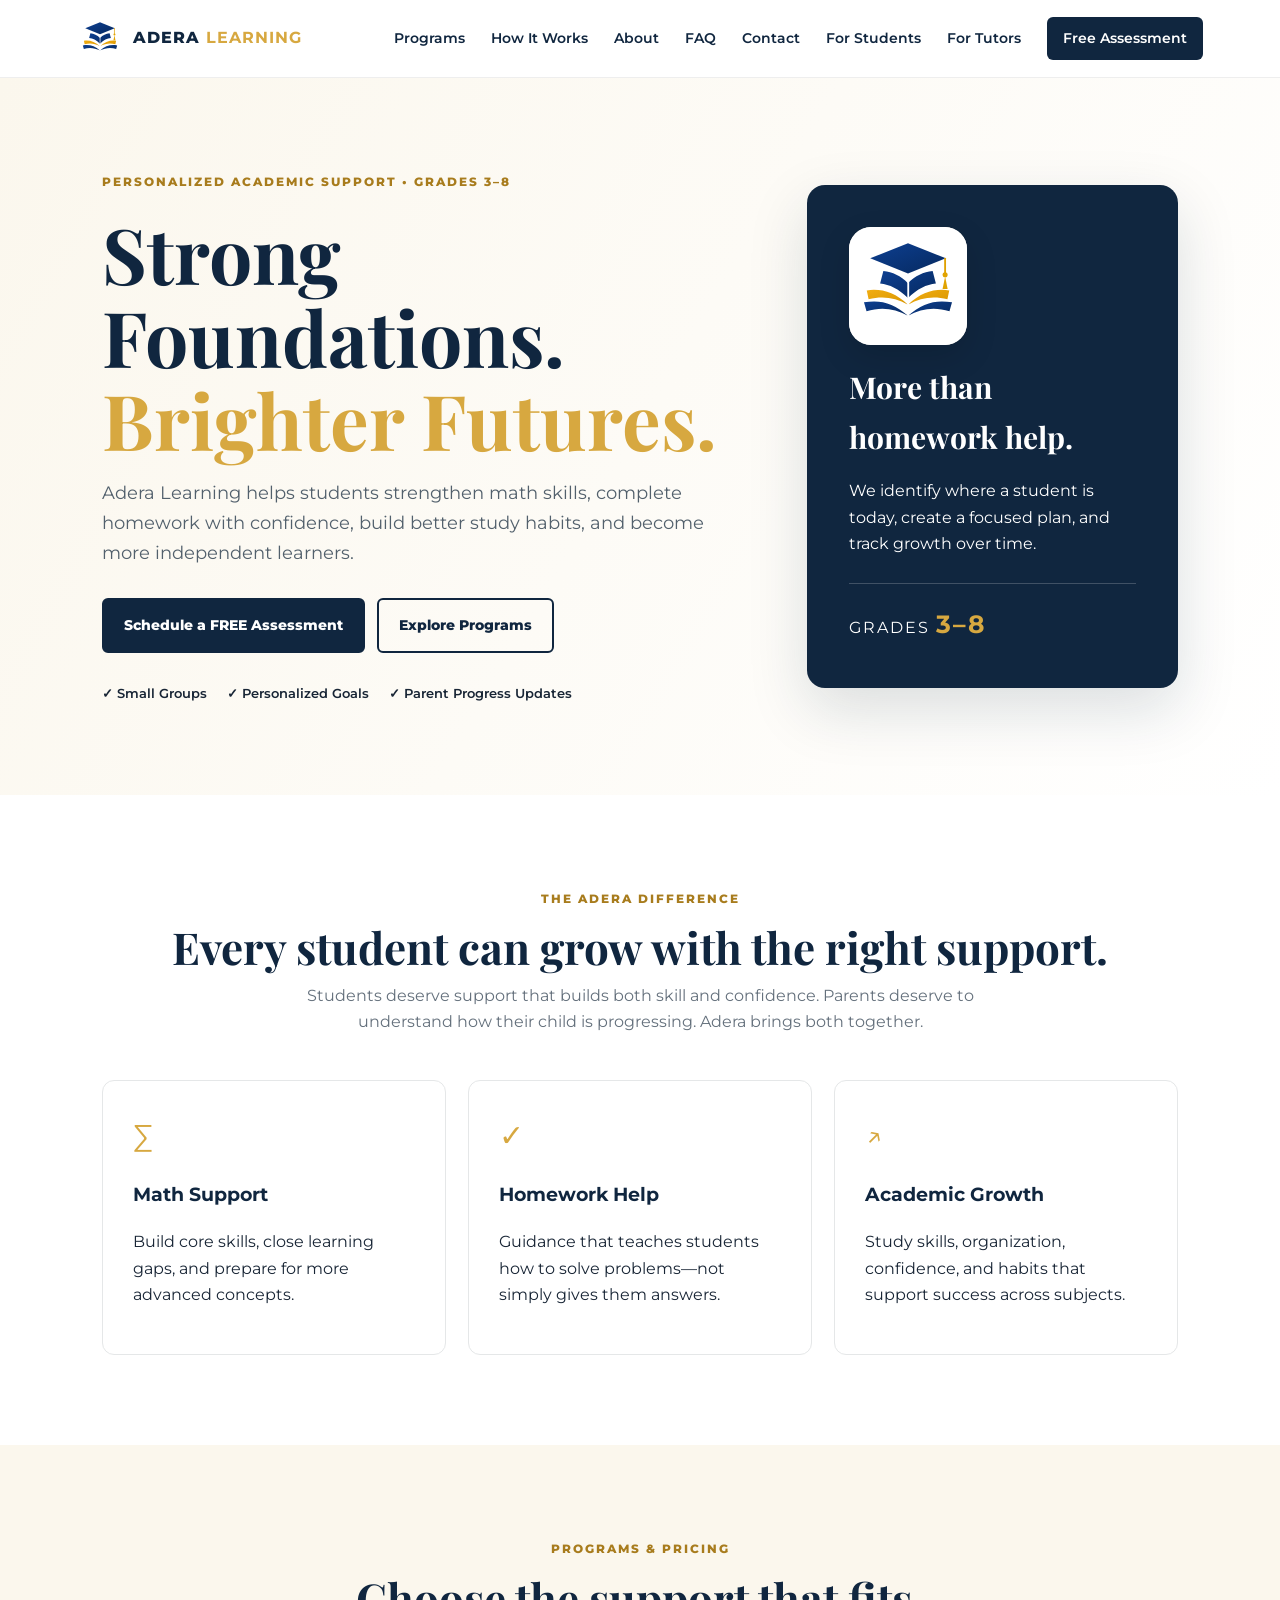
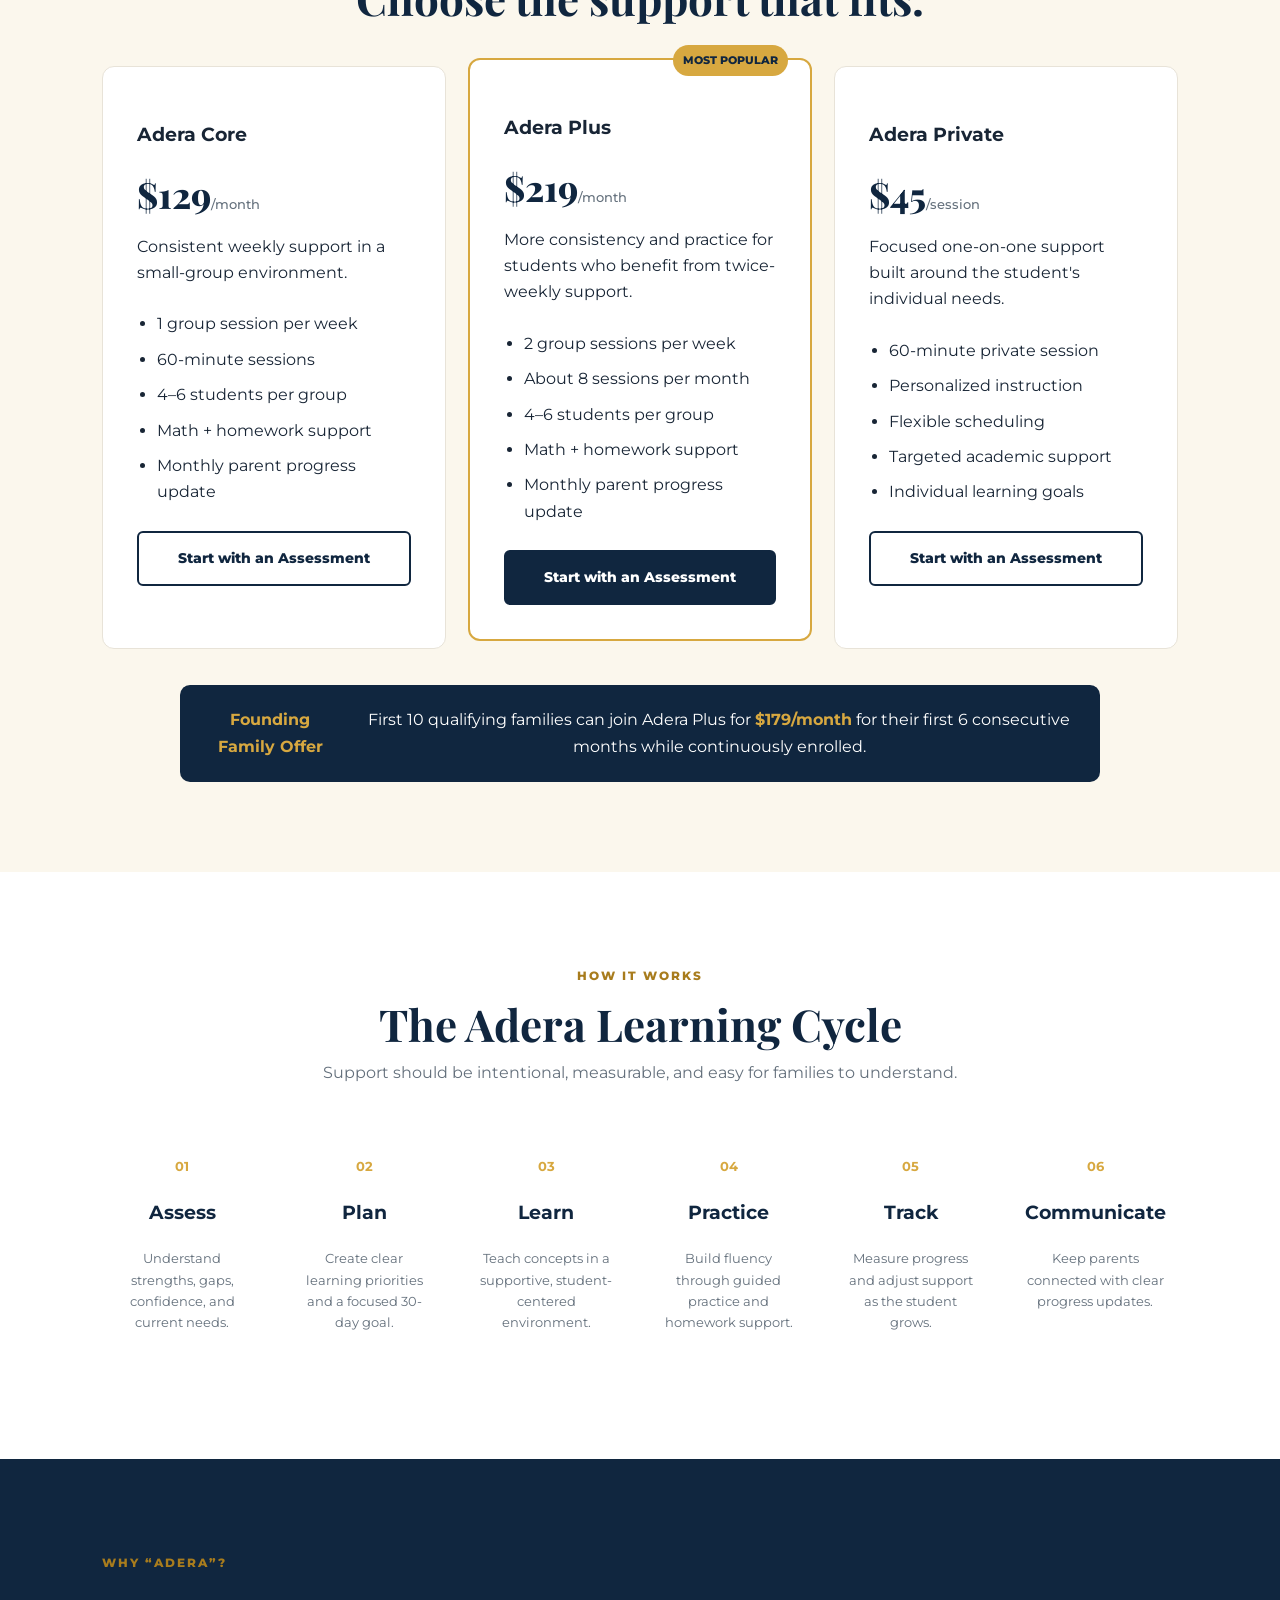
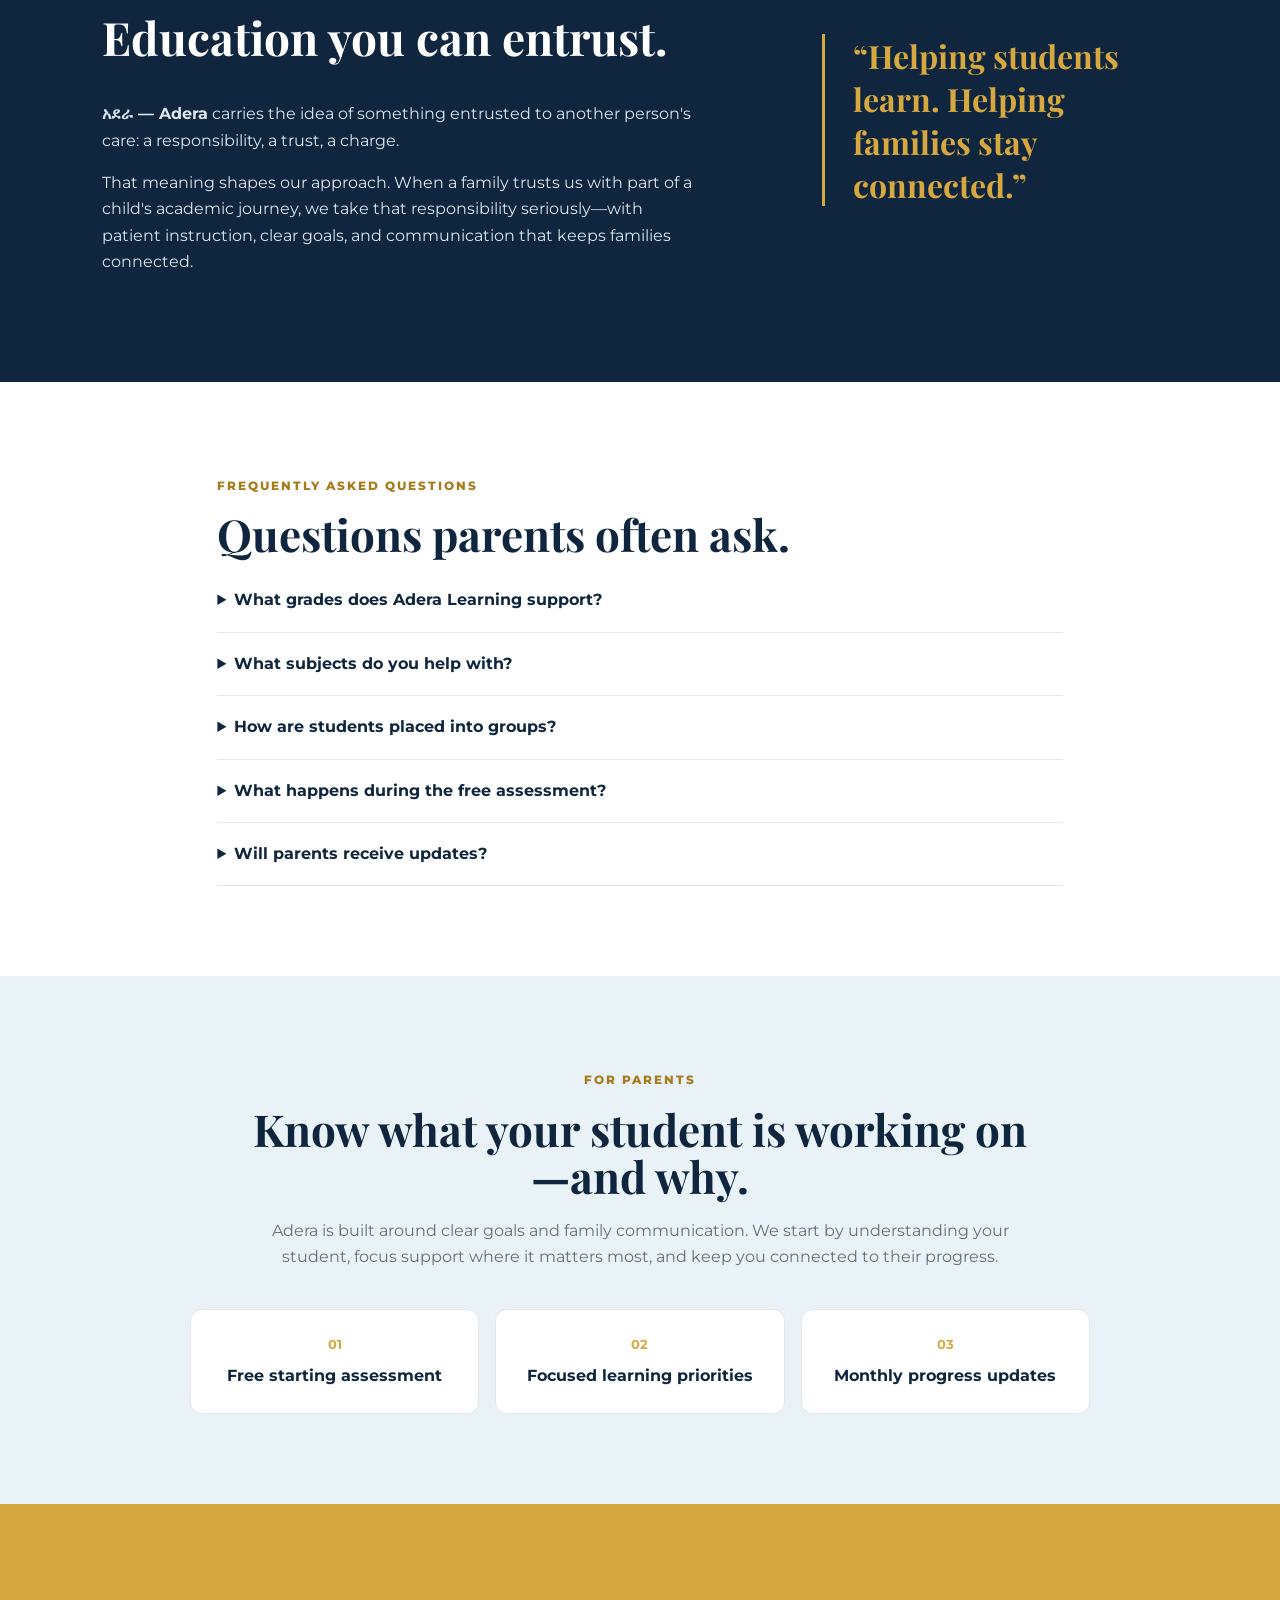
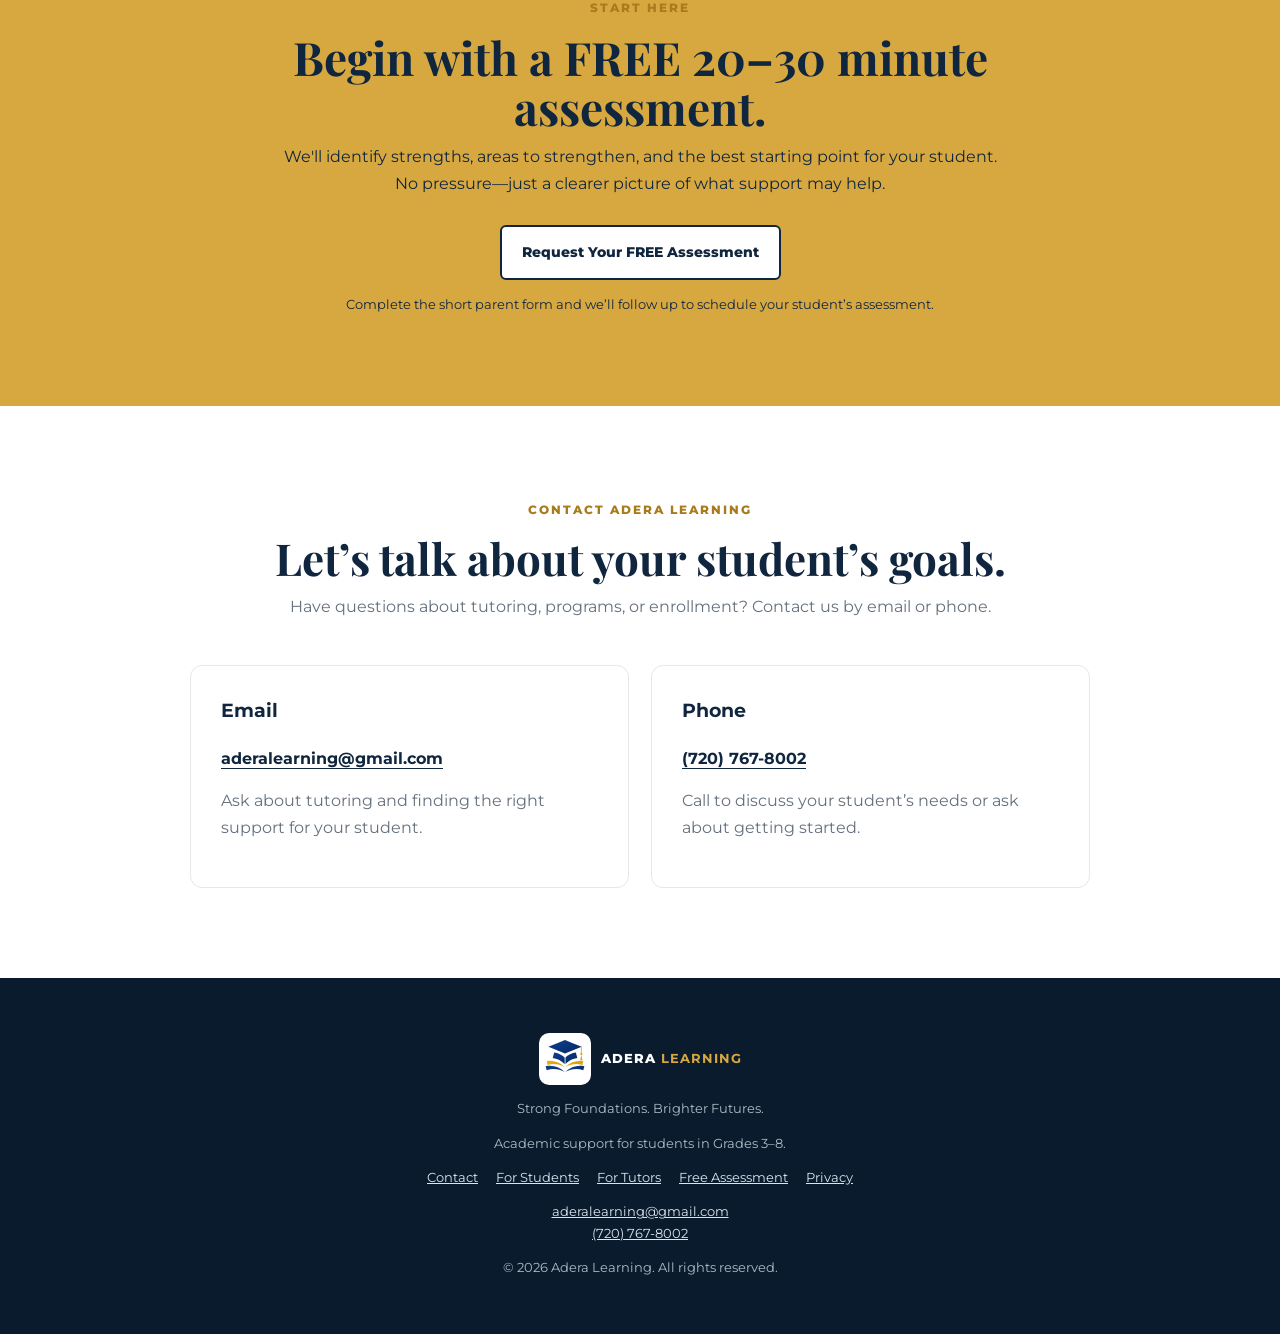
<file: index.html>
<!doctype html>
<html lang="en">
<head>
  <meta charset="utf-8">
  <meta name="viewport" content="width=device-width,initial-scale=1">
  <meta name="description" content="Adera Learning provides personalized math tutoring, homework help, study skills, and academic support for students in grades 3–8. Start with a free 20–30 minute assessment.">
  <meta name="theme-color" content="#10263f">
  <meta property="og:title" content="Adera Learning | Strong Foundations. Brighter Futures.">
  <meta property="og:description" content="Personalized academic support for students in Grades 3–8. Start with a free student assessment.">
  <meta property="og:type" content="website">
  <meta property="og:url" content="https://aderalearning.com/">
  <meta property="og:image" content="https://aderalearning.com/assets/adera-social-card.svg">
  <meta name="twitter:card" content="summary_large_image">
  <meta name="twitter:image" content="https://aderalearning.com/assets/adera-social-card.svg">
  <link rel="icon" type="image/svg+xml" href="assets/adera-logo.svg">
  <link rel="canonical" href="https://aderalearning.com/">
  <title>Adera Learning | Strong Foundations. Brighter Futures.</title>
  <link rel="preconnect" href="https://fonts.googleapis.com">
  <link rel="preconnect" href="https://fonts.gstatic.com" crossorigin>
  <link href="https://fonts.googleapis.com/css2?family=Montserrat:wght@400;500;600;700;800&family=Playfair+Display:wght@700;800&display=swap" rel="stylesheet">
  <link rel="stylesheet" href="styles.css">
  <style>
    @media(min-width:901px) and (max-width:1200px){.site-header{padding-inline:3%}#primary-nav{gap:14px}#primary-nav a{font-size:13px}}
    @media(min-width:901px) and (max-width:1100px){#primary-nav{display:none;position:absolute;top:78px;left:0;right:0;background:#fff;padding:24px 6%;flex-direction:column;align-items:flex-start;box-shadow:0 12px 20px #0001}#primary-nav.open{display:flex}.menu{display:block}}
    .footer-links{flex-wrap:wrap}
    #contact{scroll-margin-top:96px}
    .contact-grid{grid-template-columns:repeat(auto-fit,minmax(min(100%,260px),1fr));max-width:900px;margin:auto}
    .contact-grid a{color:var(--navy);font-weight:700;text-underline-offset:4px;overflow-wrap:anywhere}
    .contact-grid h3{margin-top:0}
    .contact-grid p{color:var(--muted)}
  </style>
</head>
<body>
<a class="skip-link" href="#main-content">Skip to main content</a>
<header class="site-header">
  <a class="brand" href="#home"><img src="assets/adera-logo.svg" alt="Adera Learning logo" class="brand-logo"><span>ADERA <b>LEARNING</b></span></a>
  <button class="menu" aria-label="Open navigation" aria-expanded="false" aria-controls="primary-nav">☰</button>
  <nav id="primary-nav" aria-label="Primary navigation">
    <a href="#programs">Programs</a><a href="#method">How It Works</a><a href="#about">About</a><a href="#faq">FAQ</a><a href="#contact">Contact</a>
    <a href="https://docs.google.com/forms/d/e/1FAIpQLSfn-P0dAp9I_dgXV-r4CJTvDL03W91J9f5ygFS8U4QB8tMxwg/viewform" target="_blank" rel="noopener">For Students</a><a href="https://docs.google.com/forms/d/e/1FAIpQLSf5VVx5c0UXnGrUSZiDlHhAdqNnVHtwgu58m-z7JWsSGP1Yjg/viewform" target="_blank" rel="noopener">For Tutors</a>
    <a class="nav-cta" href="https://docs.google.com/forms/d/e/1FAIpQLSexDs1sQbeZbX_6W5kukqbnisSiM3JceWRYBIr-ihDtSS-ZzQ/viewform" target="_blank" rel="noopener">Free Assessment</a>
  </nav>
</header>

<main id="main-content">
<section class="hero" id="home">
  <div class="hero-copy">
    <span class="eyebrow">PERSONALIZED ACADEMIC SUPPORT • GRADES 3–8</span>
    <h1>Strong Foundations.<br><em>Brighter Futures.</em></h1>
    <p>Adera Learning helps students strengthen math skills, complete homework with confidence, build better study habits, and become more independent learners.</p>
    <div class="actions"><a class="btn primary" href="https://docs.google.com/forms/d/e/1FAIpQLSexDs1sQbeZbX_6W5kukqbnisSiM3JceWRYBIr-ihDtSS-ZzQ/viewform" target="_blank" rel="noopener">Schedule a FREE Assessment</a><a class="btn secondary" href="#programs">Explore Programs</a></div>
    <div class="trust"><span>✓ Small Groups</span><span>✓ Personalized Goals</span><span>✓ Parent Progress Updates</span></div>
  </div>
  <div class="hero-card">
    <img src="assets/adera-logo.svg" alt="" class="hero-logo" aria-hidden="true">
    <h3>More than homework help.</h3>
    <p>We identify where a student is today, create a focused plan, and track growth over time.</p>
    <div class="grade-badge">GRADES <strong>3–8</strong></div>
  </div>
</section>

<section class="intro">
  <span class="eyebrow">THE ADERA DIFFERENCE</span>
  <h2>Every student can grow with the right support.</h2>
  <p>Students deserve support that builds both skill and confidence. Parents deserve to understand how their child is progressing. Adera brings both together.</p>
  <div class="feature-grid">
    <article><span>∑</span><h3>Math Support</h3><p>Build core skills, close learning gaps, and prepare for more advanced concepts.</p></article>
    <article><span>✓</span><h3>Homework Help</h3><p>Guidance that teaches students how to solve problems—not simply gives them answers.</p></article>
    <article><span>↗</span><h3>Academic Growth</h3><p>Study skills, organization, confidence, and habits that support success across subjects.</p></article>
  </div>
</section>

<section class="programs" id="programs">
  <span class="eyebrow">PROGRAMS & PRICING</span><h2>Choose the support that fits.</h2>
  <div class="pricing">
    <article><h3>Adera Core</h3><div class="price">$129<small>/month</small></div><p>Consistent weekly support in a small-group environment.</p><ul><li>1 group session per week</li><li>60-minute sessions</li><li>4–6 students per group</li><li>Math + homework support</li><li>Monthly parent progress update</li></ul><a href="https://docs.google.com/forms/d/e/1FAIpQLSexDs1sQbeZbX_6W5kukqbnisSiM3JceWRYBIr-ihDtSS-ZzQ/viewform" target="_blank" rel="noopener" class="btn secondary">Start with an Assessment</a></article>
    <article class="featured"><div class="popular">MOST POPULAR</div><h3>Adera Plus</h3><div class="price">$219<small>/month</small></div><p>More consistency and practice for students who benefit from twice-weekly support.</p><ul><li>2 group sessions per week</li><li>About 8 sessions per month</li><li>4–6 students per group</li><li>Math + homework support</li><li>Monthly parent progress update</li></ul><a href="https://docs.google.com/forms/d/e/1FAIpQLSexDs1sQbeZbX_6W5kukqbnisSiM3JceWRYBIr-ihDtSS-ZzQ/viewform" target="_blank" rel="noopener" class="btn primary">Start with an Assessment</a></article>
    <article><h3>Adera Private</h3><div class="price">$45<small>/session</small></div><p>Focused one-on-one support built around the student's individual needs.</p><ul><li>60-minute private session</li><li>Personalized instruction</li><li>Flexible scheduling</li><li>Targeted academic support</li><li>Individual learning goals</li></ul><a href="https://docs.google.com/forms/d/e/1FAIpQLSexDs1sQbeZbX_6W5kukqbnisSiM3JceWRYBIr-ihDtSS-ZzQ/viewform" target="_blank" rel="noopener" class="btn secondary">Start with an Assessment</a></article>
  </div>
  <div class="founding"><strong>Founding Family Offer</strong><span>First 10 qualifying families can join Adera Plus for <b>$179/month</b> for their first 6 consecutive months while continuously enrolled.</span></div>
</section>

<section class="method" id="method">
  <span class="eyebrow">HOW IT WORKS</span><h2>The Adera Learning Cycle</h2>
  <p class="lead">Support should be intentional, measurable, and easy for families to understand.</p>
  <div class="steps">
    <div><b>01</b><h3>Assess</h3><p>Understand strengths, gaps, confidence, and current needs.</p></div>
    <div><b>02</b><h3>Plan</h3><p>Create clear learning priorities and a focused 30-day goal.</p></div>
    <div><b>03</b><h3>Learn</h3><p>Teach concepts in a supportive, student-centered environment.</p></div>
    <div><b>04</b><h3>Practice</h3><p>Build fluency through guided practice and homework support.</p></div>
    <div><b>05</b><h3>Track</h3><p>Measure progress and adjust support as the student grows.</p></div>
    <div><b>06</b><h3>Communicate</h3><p>Keep parents connected with clear progress updates.</p></div>
  </div>
</section>

<section class="about" id="about">
  <div><span class="eyebrow">WHY “ADERA”?</span><h2>Education you can entrust.</h2><p><strong>አደራ — Adera</strong> carries the idea of something entrusted to another person's care: a responsibility, a trust, a charge.</p><p>That meaning shapes our approach. When a family trusts us with part of a child's academic journey, we take that responsibility seriously—with patient instruction, clear goals, and communication that keeps families connected.</p></div>
  <blockquote>“Helping students learn. Helping families stay connected.”</blockquote>
</section>

<section class="faq" id="faq">
  <span class="eyebrow">FREQUENTLY ASKED QUESTIONS</span><h2>Questions parents often ask.</h2>
  <details><summary>What grades does Adera Learning support?</summary><p>Adera currently focuses on students in grades 3–8.</p></details>
  <details><summary>What subjects do you help with?</summary><p>Our primary focus is math and homework support, with additional help in academic skills, organization, study habits, and related schoolwork.</p></details>
  <details><summary>How are students placed into groups?</summary><p>We use the initial assessment and academic needs to place students with an appropriate group. Skill level matters more than simply matching grade numbers.</p></details>
  <details><summary>What happens during the free assessment?</summary><p>The 20–30 minute assessment helps us understand the student's current skills, learning needs, confidence, and priorities so we can recommend the right support.</p></details>
  <details><summary>Will parents receive updates?</summary><p>Yes. Parent communication is a core part of Adera. Group programs include a monthly progress update so families understand what their child is working on and where growth is happening.</p></details>
</section>

<section class="parent-promise" aria-labelledby="parent-title">
  <span class="eyebrow">FOR PARENTS</span>
  <h2 id="parent-title">Know what your student is working on—and why.</h2>
  <p>Adera is built around clear goals and family communication. We start by understanding your student, focus support where it matters most, and keep you connected to their progress.</p>
  <div class="promise-grid"><div><strong>01</strong><span>Free starting assessment</span></div><div><strong>02</strong><span>Focused learning priorities</span></div><div><strong>03</strong><span>Monthly progress updates</span></div></div>
</section>

<section class="assessment" id="assessment">
  <span class="eyebrow">START HERE</span><h2>Begin with a FREE 20–30 minute assessment.</h2>
  <p>We'll identify strengths, areas to strengthen, and the best starting point for your student. No pressure—just a clearer picture of what support may help.</p>
  <a class="btn light" href="https://docs.google.com/forms/d/e/1FAIpQLSexDs1sQbeZbX_6W5kukqbnisSiM3JceWRYBIr-ihDtSS-ZzQ/viewform" target="_blank" rel="noopener">Request Your FREE Assessment</a>
  <small>Complete the short parent form and we’ll follow up to schedule your student’s assessment.</small>
</section>

<section class="intro" id="contact" aria-labelledby="contact-title">
  <span class="eyebrow">CONTACT ADERA LEARNING</span>
  <h2 id="contact-title">Let’s talk about your student’s goals.</h2>
  <p>Have questions about tutoring, programs, or enrollment? Contact us by email or phone.</p>
  <div class="feature-grid contact-grid">
    <article>
      <h3>Email</h3>
      <a href="mailto:aderalearning@gmail.com">aderalearning@gmail.com</a>
      <p>Ask about tutoring and finding the right support for your student.</p>
    </article>
    <article>
      <h3>Phone</h3>
      <a href="tel:+17207678002">(720) 767-8002</a>
      <p>Call to discuss your student’s needs or ask about getting started.</p>
    </article>
  </div>
</section>
</main>

<footer><div class="brand"><img src="assets/adera-logo.svg" alt="Adera Learning logo" class="brand-logo"><span>ADERA <b>LEARNING</b></span></div><p>Strong Foundations. Brighter Futures.</p><p>Academic support for students in Grades 3–8.</p><p class="footer-links"><a href="#contact">Contact</a><a href="https://docs.google.com/forms/d/e/1FAIpQLSfn-P0dAp9I_dgXV-r4CJTvDL03W91J9f5ygFS8U4QB8tMxwg/viewform" target="_blank" rel="noopener">For Students</a><a href="https://docs.google.com/forms/d/e/1FAIpQLSf5VVx5c0UXnGrUSZiDlHhAdqNnVHtwgu58m-z7JWsSGP1Yjg/viewform" target="_blank" rel="noopener">For Tutors</a><a href="https://docs.google.com/forms/d/e/1FAIpQLSexDs1sQbeZbX_6W5kukqbnisSiM3JceWRYBIr-ihDtSS-ZzQ/viewform" target="_blank" rel="noopener">Free Assessment</a><a href="privacy.html">Privacy</a></p><p><a style="color:#dce5ec;overflow-wrap:anywhere" href="mailto:aderalearning@gmail.com">aderalearning@gmail.com</a><br><a style="color:#dce5ec" href="tel:+17207678002">(720) 767-8002</a></p><div>© <span id="year"></span> Adera Learning. All rights reserved.</div></footer>
<script src="script.js"></script>
</body>
</html>
</file>
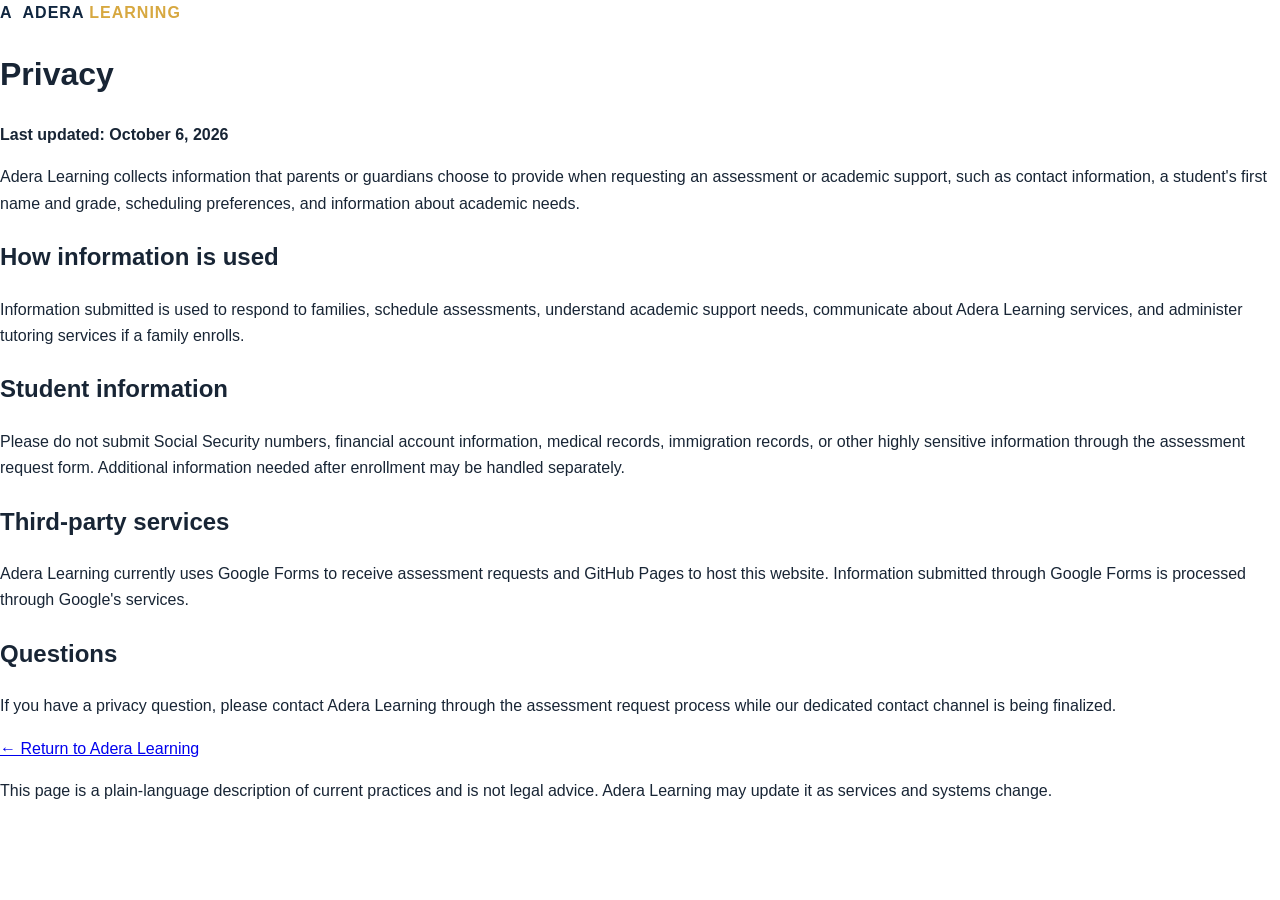
<file: privacy.html>
<!doctype html><html lang="en"><head><meta charset="utf-8"><meta name="viewport" content="width=device-width,initial-scale=1"><meta name="robots" content="index,follow"><meta name="description" content="Privacy information for Adera Learning."><link rel="canonical" href="https://aderalearning.com/privacy.html"><title>Privacy | Adera Learning</title><link rel="stylesheet" href="styles.css"></head><body><main class="legal-page"><a href="index.html" class="brand"><span class="mark">A</span><span>ADERA <b>LEARNING</b></span></a><h1>Privacy</h1><p><strong>Last updated: October 6, 2026</strong></p><p>Adera Learning collects information that parents or guardians choose to provide when requesting an assessment or academic support, such as contact information, a student's first name and grade, scheduling preferences, and information about academic needs.</p><h2>How information is used</h2><p>Information submitted is used to respond to families, schedule assessments, understand academic support needs, communicate about Adera Learning services, and administer tutoring services if a family enrolls.</p><h2>Student information</h2><p>Please do not submit Social Security numbers, financial account information, medical records, immigration records, or other highly sensitive information through the assessment request form. Additional information needed after enrollment may be handled separately.</p><h2>Third-party services</h2><p>Adera Learning currently uses Google Forms to receive assessment requests and GitHub Pages to host this website. Information submitted through Google Forms is processed through Google's services.</p><h2>Questions</h2><p>If you have a privacy question, please contact Adera Learning through the assessment request process while our dedicated contact channel is being finalized.</p><p><a href="index.html">← Return to Adera Learning</a></p><p class="legal-note">This page is a plain-language description of current practices and is not legal advice. Adera Learning may update it as services and systems change.</p></main></body></html>
</file>
<file: styles.css>
:root{--navy:#10263f;--navy2:#173653;--gold:#d7a840;--cream:#fbf7ed;--sage:#dfe9df;--sky:#e8f2f7;--ink:#182535;--muted:#64707c;--white:#fff;--line:#e5e7e8}*{box-sizing:border-box}html{scroll-behavior:smooth}body{margin:0;font-family:Montserrat,Arial,sans-serif;color:var(--ink);background:#fff;line-height:1.65}.site-header{height:78px;display:flex;align-items:center;justify-content:space-between;padding:0 6%;position:sticky;top:0;background:rgba(255,255,255,.96);backdrop-filter:blur(10px);z-index:10;border-bottom:1px solid #eee}.brand{display:flex;align-items:center;gap:10px;text-decoration:none;color:var(--navy);font-weight:800;letter-spacing:1px}.brand b{color:var(--gold)}.brand-logo{width:46px;height:46px;display:block;object-fit:contain;border-radius:10px}nav{display:flex;align-items:center;gap:26px}nav a{text-decoration:none;color:var(--navy);font-size:14px;font-weight:600}.nav-cta{background:var(--navy);color:#fff!important;padding:10px 16px;border-radius:6px}.menu{display:none;border:0;background:none;font-size:26px}.hero{min-height:680px;padding:90px 8%;display:grid;grid-template-columns:1.25fr .75fr;gap:8%;align-items:center;background:linear-gradient(120deg,var(--cream),#fff)}.eyebrow{color:#a87c1d;font-weight:800;font-size:12px;letter-spacing:2px}.hero h1,.intro h2,.programs h2,.method h2,.about h2,.faq h2,.assessment h2{font-family:"Playfair Display",Georgia,serif;color:var(--navy);line-height:1.08}.hero h1{font-size:clamp(46px,6vw,78px);margin:18px 0}.hero h1 em{color:var(--gold);font-style:normal}.hero-copy>p{max-width:720px;font-size:18px;color:#52606c}.actions{display:flex;gap:12px;margin:30px 0}.btn{display:inline-block;padding:14px 20px;border-radius:6px;text-decoration:none;font-weight:800;font-size:14px;border:2px solid var(--navy);cursor:pointer}.primary{background:var(--navy);color:#fff}.secondary{background:transparent;color:var(--navy)}.trust{display:flex;gap:20px;flex-wrap:wrap;font-size:13px;font-weight:600}.hero-card{background:var(--navy);color:#fff;padding:42px;border-radius:18px;box-shadow:0 22px 60px #10263f25}.hero-card h3{font-family:"Playfair Display";font-size:30px;margin:18px 0 8px}.hero-logo{width:118px;height:118px;object-fit:contain;display:block;border-radius:22px;box-shadow:0 12px 32px #0002;background:var(--cream)}.grade-badge{margin-top:26px;padding-top:20px;border-top:1px solid #ffffff33;letter-spacing:2px}.grade-badge strong{color:var(--gold);font-size:25px}.intro,.programs,.method,.about,.faq{padding:90px 8%}.intro{text-align:center}.intro h2,.programs h2,.method h2,.faq h2{font-size:44px;margin:12px 0}.intro>p,.lead{max-width:760px;margin:0 auto 45px;color:var(--muted)}.feature-grid,.pricing,.steps{display:grid;grid-template-columns:repeat(3,1fr);gap:22px}.feature-grid article{padding:30px;text-align:left;border:1px solid var(--line);border-radius:12px}.feature-grid article span{font-size:30px;color:var(--gold)}.feature-grid h3{color:var(--navy)}.programs{background:var(--cream);text-align:center}.pricing{margin-top:45px;align-items:stretch}.pricing article{background:#fff;padding:34px;text-align:left;border-radius:12px;border:1px solid #e8e3d8;position:relative}.pricing .featured{border:2px solid var(--gold);transform:translateY(-8px)}.popular{position:absolute;top:-15px;right:22px;background:var(--gold);color:var(--navy);font-size:11px;font-weight:800;padding:6px 10px;border-radius:20px}.price{font:800 36px "Playfair Display";color:var(--navy)}.price small{font:500 13px Montserrat;color:var(--muted)}ul{padding-left:20px;margin:25px 0}li{margin:9px 0}.pricing .btn{width:100%;text-align:center}.founding{max-width:920px;margin:36px auto 0;background:var(--navy);color:#fff;padding:22px;border-radius:10px;display:flex;gap:22px;justify-content:center}.founding strong,.founding b{color:var(--gold)}.method{text-align:center}.steps{grid-template-columns:repeat(6,1fr);margin-top:45px}.steps div{padding:22px 12px}.steps b{color:var(--gold);font-size:13px}.steps h3{color:var(--navy)}.steps p{font-size:13px;color:var(--muted)}.about{display:grid;grid-template-columns:1.2fr .8fr;gap:8%;background:var(--navy);color:#dce5ec;align-items:center}.about h2{color:#fff;font-size:46px}.about blockquote{font:700 32px "Playfair Display";color:var(--gold);border-left:3px solid var(--gold);padding-left:28px}.faq{max-width:1050px;margin:auto}.faq details{border-bottom:1px solid var(--line);padding:18px 0}.faq summary{font-weight:700;color:var(--navy);cursor:pointer}.faq details p{color:var(--muted)}.assessment{padding:90px 8%;text-align:center;background:var(--gold);color:var(--navy)}.assessment h2{font-size:46px;max-width:800px;margin:12px auto}.assessment p{max-width:720px;margin:0 auto 28px}.assessment .light{background:#fff;color:var(--navy)}.assessment small{display:block;margin-top:14px}footer{background:#091b2d;color:#aebbc6;text-align:center;padding:55px 8%;font-size:13px}footer .brand{justify-content:center;color:#fff}footer .brand-logo{width:52px;height:52px}@media(max-width:900px){nav{display:none;position:absolute;top:78px;left:0;right:0;background:#fff;padding:24px 6%;flex-direction:column;align-items:flex-start;box-shadow:0 12px 20px #0001}nav.open{display:flex}.menu{display:block}.hero{grid-template-columns:1fr;padding-top:60px}.hero-card{max-width:520px}.feature-grid,.pricing{grid-template-columns:1fr}.pricing .featured{transform:none}.steps{grid-template-columns:repeat(2,1fr)}.about{grid-template-columns:1fr}.founding{flex-direction:column;gap:4px}.site-header{padding:0 5%}}@media(max-width:520px){.hero,.intro,.programs,.method,.about,.faq,.assessment{padding-left:6%;padding-right:6%}.hero h1{font-size:45px}.actions{flex-direction:column}.btn{text-align:center}.trust{flex-direction:column;gap:6px}.steps{grid-template-columns:1fr 1fr}.intro h2,.programs h2,.method h2,.about h2,.faq h2,.assessment h2{font-size:36px}.brand{font-size:13px}.brand-logo{width:40px;height:40px}.hero-logo{width:105px;height:105px}}
.skip-link{position:absolute;left:-9999px;top:10px;background:#fff;color:var(--navy);padding:10px 14px;z-index:100}.skip-link:focus{left:10px}
a:focus-visible,button:focus-visible,summary:focus-visible{outline:3px solid var(--gold);outline-offset:3px}
.btn{transition:transform .18s ease,box-shadow .18s ease}.btn:hover{transform:translateY(-2px);box-shadow:0 8px 20px #10263f20}
.parent-promise{padding:90px 8%;text-align:center;background:var(--sky)}.parent-promise h2{font:700 44px/1.08 "Playfair Display",Georgia,serif;color:var(--navy);max-width:780px;margin:12px auto 18px}.parent-promise>p{max-width:760px;margin:0 auto 38px;color:var(--muted)}.promise-grid{display:grid;grid-template-columns:repeat(3,1fr);max-width:900px;margin:auto;gap:16px}.promise-grid div{background:#fff;border:1px solid var(--line);border-radius:12px;padding:24px;display:flex;flex-direction:column;gap:8px}.promise-grid strong{color:var(--gold);font-size:13px}.promise-grid span{font-weight:700;color:var(--navy)}
.footer-links{display:flex;gap:18px;justify-content:center}.footer-links a{color:#dce5ec}
@media(max-width:700px){.promise-grid{grid-template-columns:1fr}.parent-promise{padding:70px 6%}.parent-promise h2{font-size:36px}}
@media(prefers-reduced-motion:reduce){html{scroll-behavior:auto}.btn{transition:none}}
</file>
